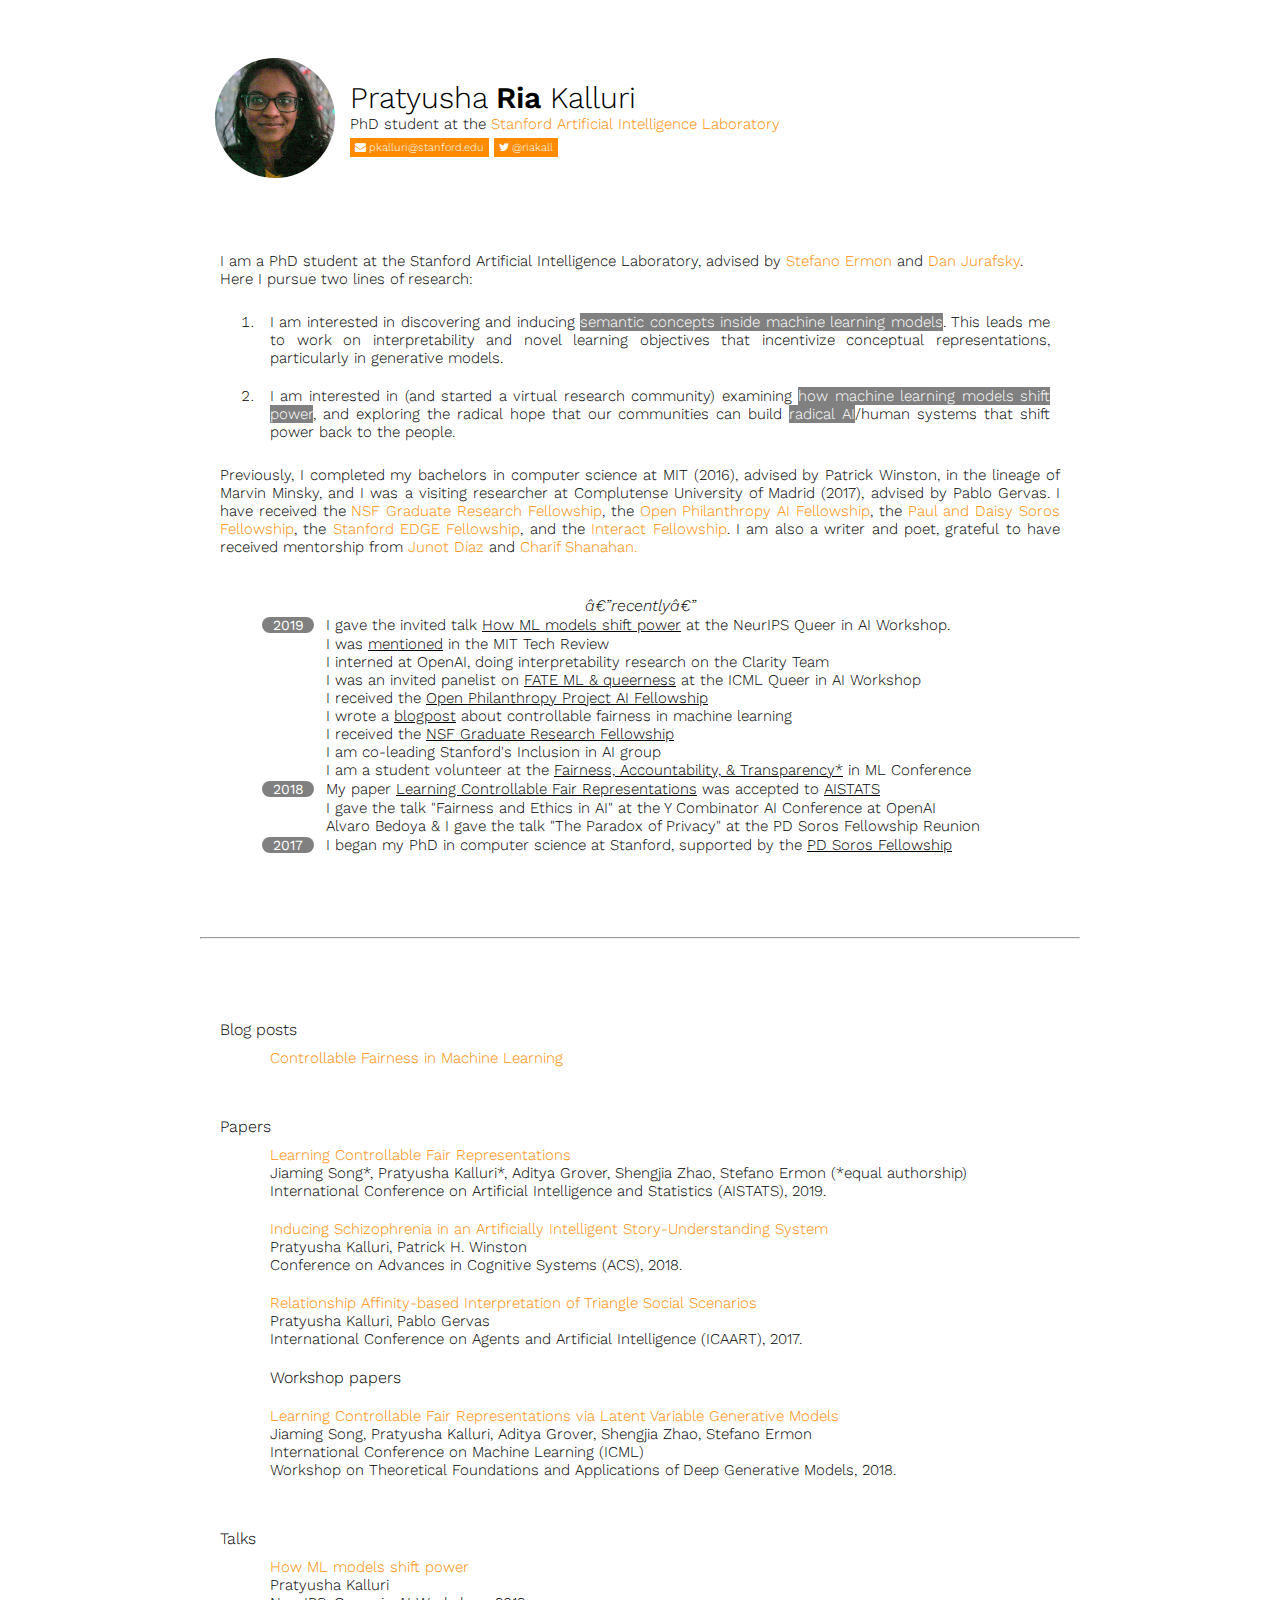
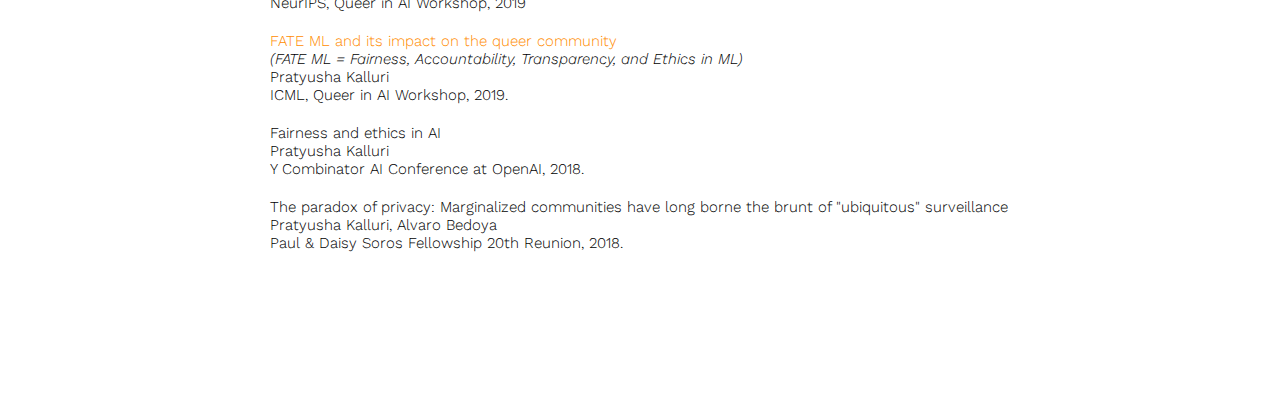
<file: index.html>
<body>

	<head>
		<title>Pratyusha Ria Kalluri</title>
		<!-- <link rel="icon" href="/images/favicon.ico?" type="image/x-icon"> -->
		<!-- <link rel="shortcut icon" href="favicon.ico"> -->
		<link rel="icon" type="image/x-icon" href="myfavicon.ico"/>

		<link rel="stylesheet" href=style.css>

		<link rel="stylesheet" href="https://maxcdn.bootstrapcdn.com/font-awesome/4.4.0/css/font-awesome.min.css">	
	</head>

	<div class="wrapper">
		<img style="padding:0 15; border-radius:50%; float:left;" src="images/h-s.jpg" height=120px >
		<div style="height:120px; display:flex; align-items:center;">
			<span>
				<h1 id="name">Pratyusha <b>Ria</b> Kalluri</h1>
				<span>PhD student at the <a class="sail" href="http://ai.stanford.edu">Stanford Artificial Intelligence Laboratory</a> </span><br>
<!-- 				<a id='contact' href="mailto:pkalluri@stanford.edu"> <i class="fa fa-envelope"> </i>  pkalluri@stanford.edu </a>
 -->			<a class="contact" id='email' href="mailto:pkalluri@stanford.edu"> <i class="fa fa-envelope"> </i>  pkalluri@stanford.edu </a>
				<a class="contact" id='twitter' href="https://twitter.com/riakall?ref_src=twsrc%5Etfw"> <i class="fa fa-twitter"></i> @riakall </a>
 				<!-- <a id="twitter" href="https://twitter.com/riakall?ref_src=twsrc%5Etfw" class="twitter-follow-button" data-size="small" data-show-screen-name="false" data-show-count="false">Follow @riakall</a><script async src="https://platform.twitter.com/widgets.js" charset="utf-8"></script>  -->
			</span>
    	</div>

    	<br>
    	<br>
    	<br>


    	<section id="bio">
    		<!-- <h1 class="caps" id="about">ABOUT ME</h1> -->
			I am a PhD student at the Stanford Artificial Intelligence Laboratory, 

			advised by <a href="https://cs.stanford.edu/~ermon/"  target="_blank">Stefano Ermon</a> 
			<!-- in the <a href="http://statsml.stanford.edu"  target="_blank">Statistical Machine Learning Group</a>  -->
			and <a href="http://web.stanford.edu/~jurafsky/"  target="_blank">Dan Jurafsky</a>.
<!-- 			I also co-lead Stanford Inclusion in AI.
 -->			<!-- in the <a href="https://nlp.stanford.edu/"  target="_blank">Natural Language Processing Group</a> -->

			<!-- I am working on novel representation learning and learning objectives for deep generative models. I am working towards more reasonable, interpretable, and equitable machine learning.  -->

			<!-- <span class="highlight">  </span> -->

			<br>
			Here I pursue two lines of research:

			<ol>

				<li>I am interested in discovering and inducing <span class="highlight-o"> semantic concepts inside machine learning models</span>. This leads me to work on interpretability and novel learning objectives that incentivize conceptual representations, particularly in generative models.</li>

				<li>I am interested in (and started a virtual research community) examining <span class="highlight-o">how machine learning models shift  power</span>, and exploring the radical hope that our communities can build <span class="highlight-o"> radical AI</span>/human systems that shift power back to the people.</li>
			</ol>

			<!-- I believe this work is one part of shaping a more radical and equitable AI future. -->
			<!-- I'm interested in designing and analyzing <i>representation learning</i> and <i>suitable learning objectives</i> that enable machine learning models in general and deep generative models in particular to reason better. 
			I'm interested in designing and analyzing <i>representation learning</i> and <i>suitable learning objectives</i> that enable machine learning models in general and deep generative models in particular to reason better.  -->

			<!-- I'm particularly interested in AI for fairness, accountability, and transparency, as well as equity and co-liberation. -->
			<!-- I'm deeply committed to disentangled, interpretable, and equitable machine learning. -->
<!-- 			<br>
 -->			Previously, I completed my bachelors in computer science at MIT (2016), advised by Patrick Winston, in the lineage of Marvin Minsky, and I was a visiting researcher at Complutense University of Madrid (2017), advised by Pablo Gervas. 
			<!-- At MIT and Complutense, I built models of human reasoning, which continues to affect my views on machine learning.  -->

<!-- 			Previously, I interned at Microsoft (2014), completed my bachelors in computer science at MIT (2016), and was a visiting researcher at University Complutense in Madrid (2017), where I built symbolic and probabilistic models of human  reasoning.
 -->
 			I have received 
			the <a href="https://www.nsfgrfp.org/"  target="_blank">NSF Graduate Research Fellowship</a>, 
			the <a href="https://www.openphilanthropy.org/focus/global-catastrophic-risks/potential-risks-advanced-artificial-intelligence/the-open-phil-ai-fellowship#Class" target="_blank">Open Philanthropy AI Fellowship</a>, 
			the <a href="https://www.pdsoros.org/"  target="_blank">Paul and Daisy Soros Fellowship</a>, 
			the <a href="https://vpge.stanford.edu/fellowships-funding/enhancing-diversity-graduate"  target="_blank">Stanford EDGE Fellowship</a>, 
			<!-- a Stanford School of Engineering Fellowship,  -->
			and the <a href="https://joininteract.com/"  target="_blank">Interact Fellowship</a>.
			I am also a writer and poet, grateful to have received mentorship from <a href="http://www.junotdiaz.com/"  target="_blank">Junot D&iacute;az</a> and <a href="http://www.charifshanahan.com/"  target="_blank">Charif Shanahan.</a>
		</section>	

		<!-- <div class="v"></div> -->

		<section id="news">
			<h1 class="caps" id="updates">—recently—</h1>
			<ul>

			<!-- <li class="news">
			<span class="date">April '19</span>  
			<div class="event">I will be on a panel on how FATE (fair, accountable, transparent, and ethical) machine learning research affects the queer community
			</div>
			</li> -->

			<li class="news">
			<span class="date">2019</span>  
			<span class="event">I gave the invited talk <a href="https://slideslive.com/38923453/the-values-of-machine-learning">How ML models shift power</a> at the NeurIPS Queer in AI Workshop.</span>
			</li>

			<li class="news">
			<span class="dateoff"></span>  
			<span class="event">I was <a href="https://www.technologyreview.com/s/614935/ai-conference-neurips-power-responsibility/">mentioned</a> in the MIT Tech Review</span>
			</li>

			<li class="news">
			<span class="dateoff"></span>  
			<span class="event">I interned at OpenAI, doing interpretability research on the Clarity Team</span>
			</li>

			<li class="news">
			<span class="dateoff"></span>  
			<div class="event">I was an invited panelist on <a href="https://slideslive.com/38917592/panel-on-fate-and-how-it-affects-the-queer-community">FATE ML & queerness</a> at the ICML Queer in AI Workshop
			</div>
			</li>

			<li class="news">
			<span class="dateoff"></span>  
			<div class="event">I received the <a href="https://www.openphilanthropy.org/focus/global-catastrophic-risks/potential-risks-advanced-artificial-intelligence/open-philanthropy-project-ai-fellows-program"  target="_blank">Open Philanthropy Project AI Fellowship</a>
			</div>
			</li>

			<li class="news">
			<span class="dateoff"></span>  
			<div class="event">I wrote a <a href="http://ai.stanford.edu/blog/controllable-fairness/"  target="_blank">blogpost</a> about controllable fairness in machine learning
			</div>
			</li>

			<li class="news">
			<span class="dateoff"></span>  
			<div class="event">I received the <a href="https://www.nsfgrfp.org/"  target="_blank">NSF Graduate Research Fellowship</a>
			</div>
			</li>

			<li class="news">
			<span class="dateoff"></span>  
			<div class="event">I am co-leading Stanford's Inclusion in AI group
			</div>
			</li>

			<li class="news">
			<span class="dateoff"></span> 
			<div class="event">I am a student volunteer at the <a href="https://fatconference.org/"  target="_blank">Fairness, Accountability, & Transparency*</a> in ML Conference<br>
			</div>
			</li>

			<li class="news">
			<span class="date">2018</span>  
			<div class="event">My paper <a href="https://arxiv.org/abs/1812.04218"  target="_blank">Learning Controllable Fair Representations</a> was accepted to <a href="https://www.aistats.org/"  target="_blank">AISTATS</a></div>
			</li>

			<li class="news">
			<span class="dateoff"></span>  
			<div class="event">I gave the talk 
			"Fairness and Ethics in AI" at the Y Combinator AI Conference at OpenAI
			</div>
			</li>

			<li class="news">
			<span class="dateoff"></span> 
			<div class="event">
			Alvaro Bedoya & I gave the talk 
			"The Paradox of Privacy" at the PD Soros Fellowship Reunion<br>
			</div>
			</li>

			<li class="news">
			<span class="date">2017</span> 
			<div class="event">I began my PhD in computer science at Stanford, supported by the <a href="https://www.pdsoros.org/"  target="_blank">PD Soros Fellowship</a>
			</div>
			</li>

			</ul>
		</section>

		<br>
		<br>
		<br>
		<!-- <div class="v"></div> -->
		<hr>
		<br>
		<br>
		<br>



		<div>
		<section>
			<h2>Blog posts</h2>
			<ul>
			<li>
			<a href="http://ai.stanford.edu/blog/controllable-fairness/"  target="_blank">Controllable Fairness in Machine Learning</a><br>
			</li>
			</ul>
		</section>

		<section>
			<h2>Papers</h2>
			<ul>
			<li>
			<a href="aistats19.pdf"  target="_blank">Learning Controllable Fair Representations</a><br>
			Jiaming Song*, Pratyusha Kalluri*, Aditya Grover, Shengjia Zhao, Stefano Ermon (*equal authorship) <br>
			International Conference on Artificial Intelligence and Statistics (AISTATS), 2019.<br>
			</li>

			<li>
			<a href="http://www.cogsys.org/papers/ACSvol6/posters/Kalluri.pdf"  target="_blank">Inducing Schizophrenia in an Artificially Intelligent Story-Understanding System</a><br>
			Pratyusha Kalluri, Patrick H. Winston<br>
			Conference on Advances in Cognitive Systems (ACS), 2018.<br>
			</li>

			<li>
			<a href="https://www.scitepress.org/papers/2017/62055/pdf/index.html"  target="_blank">Relationship Affinity-based Interpretation of Triangle Social Scenarios</a><br>
			Pratyusha Kalluri, Pablo Gervas<br>
			International Conference on Agents and Artificial Intelligence (ICAART), 2017.<br>
			</li>

			<li><h2>Workshop papers</h2></li>

			<li>
			<a href="aistats19.pdf"  target="_blank">Learning Controllable Fair Representations via Latent Variable Generative Models</a><br>
			Jiaming Song, Pratyusha Kalluri, Aditya Grover, Shengjia Zhao, Stefano Ermon <br>
			International Conference on Machine Learning (ICML) <br>
			Workshop on Theoretical Foundations and Applications of Deep Generative Models, 2018.<br>
			</li>
			</ul>
		</section>

		<!-- <section>
			<h1>Workshop papers</h1>
			<ul>
			<li>
			<a href="https://arxiv.org/abs/1812.04218 ">Learning Controllable Fair Representations via Latent Variable Generative Models</a><br>
			Jiaming Song, Pratyusha Kalluri, Aditya Grover, Shengjia Zhao, Stefano Ermon <br>
			ICML Workshop on Theoretical Foundations and Applications of Deep Generative Models, 2018.<br>
			</li>
			</ul>
		</section> -->

		<section>
			<h2>Talks</h2>
			<ul>

			<li>
			<a href="https://slideslive.com/38923453/the-values-of-machine-learning">How ML models shift power</a><br>
			Pratyusha Kalluri<br>
			NeurIPS, Queer in AI Workshop, 2019<br>
			</li>

			<li>
			<a href="https://slideslive.com/38917592/panel-on-fate-and-how-it-affects-the-queer-community">FATE ML and its impact on the queer community</a><br>
			<i>(FATE ML = Fairness, Accountability, Transparency, and Ethics in ML)</i><br>
			Pratyusha Kalluri<br>
			ICML, Queer in AI Workshop, 2019.<br>
			</li>

			<li>
			Fairness and ethics in AI<br>
			Pratyusha Kalluri<br>
			Y Combinator AI Conference at OpenAI, 2018.<br>
			</li>

			<li>
			The paradox of privacy: Marginalized communities have long borne the brunt of "ubiquitous" surveillance<br>
			Pratyusha Kalluri, Alvaro Bedoya<br>
			Paul & Daisy Soros Fellowship 20th Reunion, 2018.<br>
			</li>
			</ul>
		</section>
		</div>

<!-- 		<section>
			<span class="highlight">I am also a writer, previously under the mentorship of Junot D&iacute;az and Charif Shanahan.</span>
		</section> -->


<!-- 		<section>
			Why pink? Where I am in the world, pink is often perceived as feminine, soft, and childish and not as smart, technical, and mathy. Writing in pink reminds me to not bother trying to signify my mathiness — it's a losing battle. Writing in pink reminds me to just do the math, enjoy the math, publish the math.
		</section> -->

<!-- 		<section style="text-align: center;">pkalluri@stanford.edu</section>
 -->


 		<br><br><br>



	</div>
</body>
</file>
